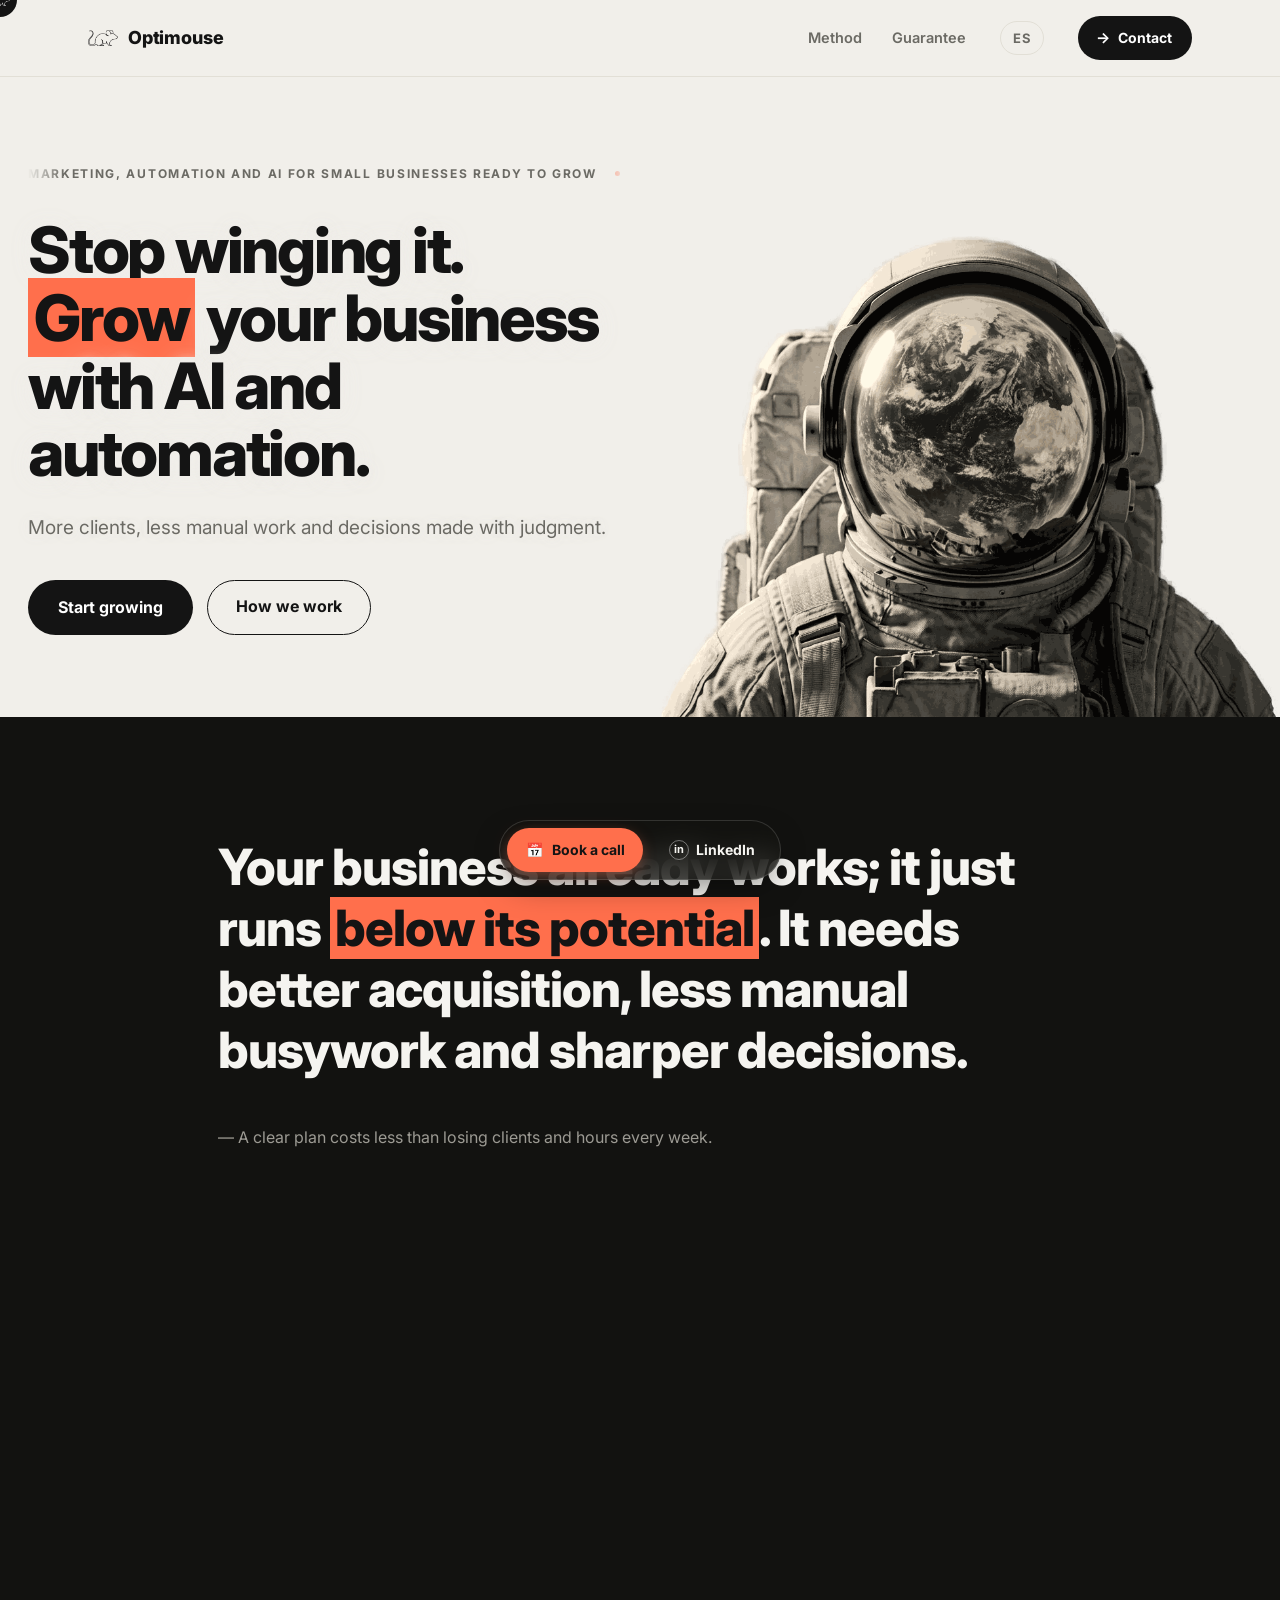
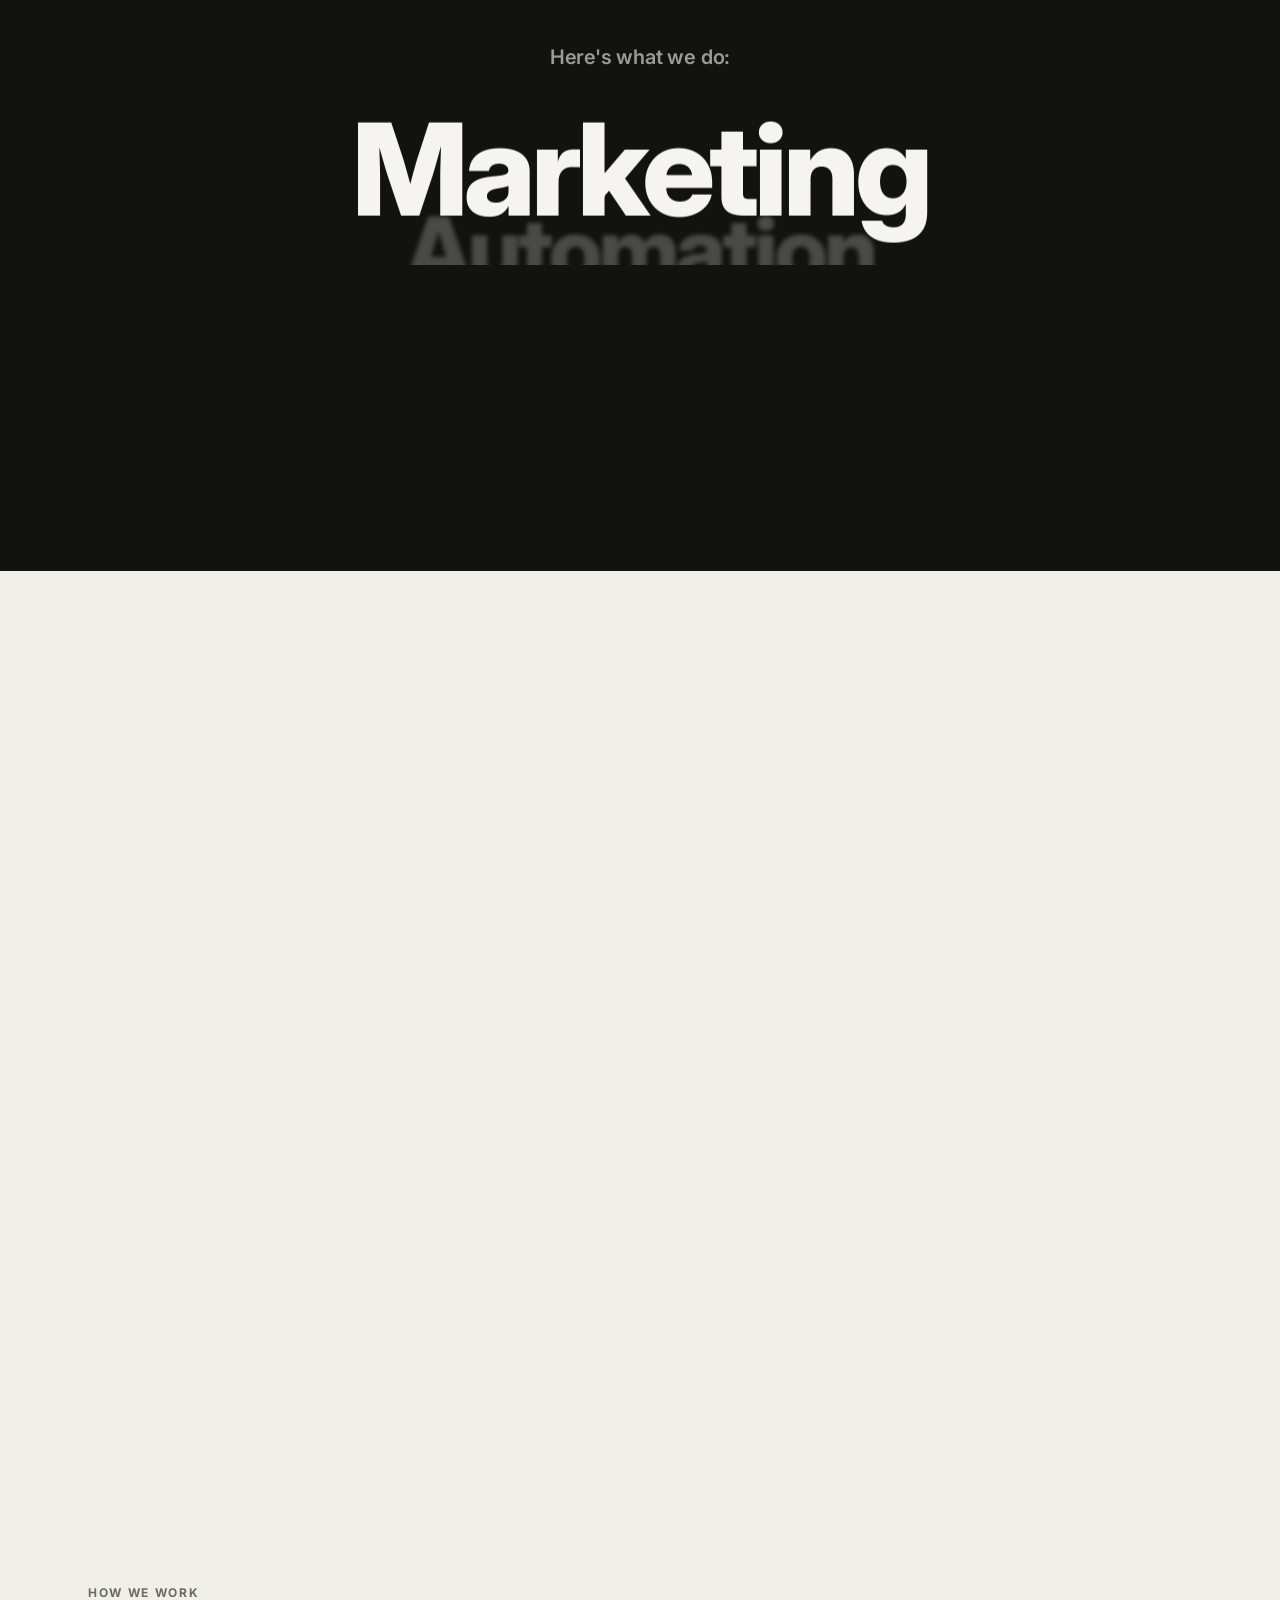
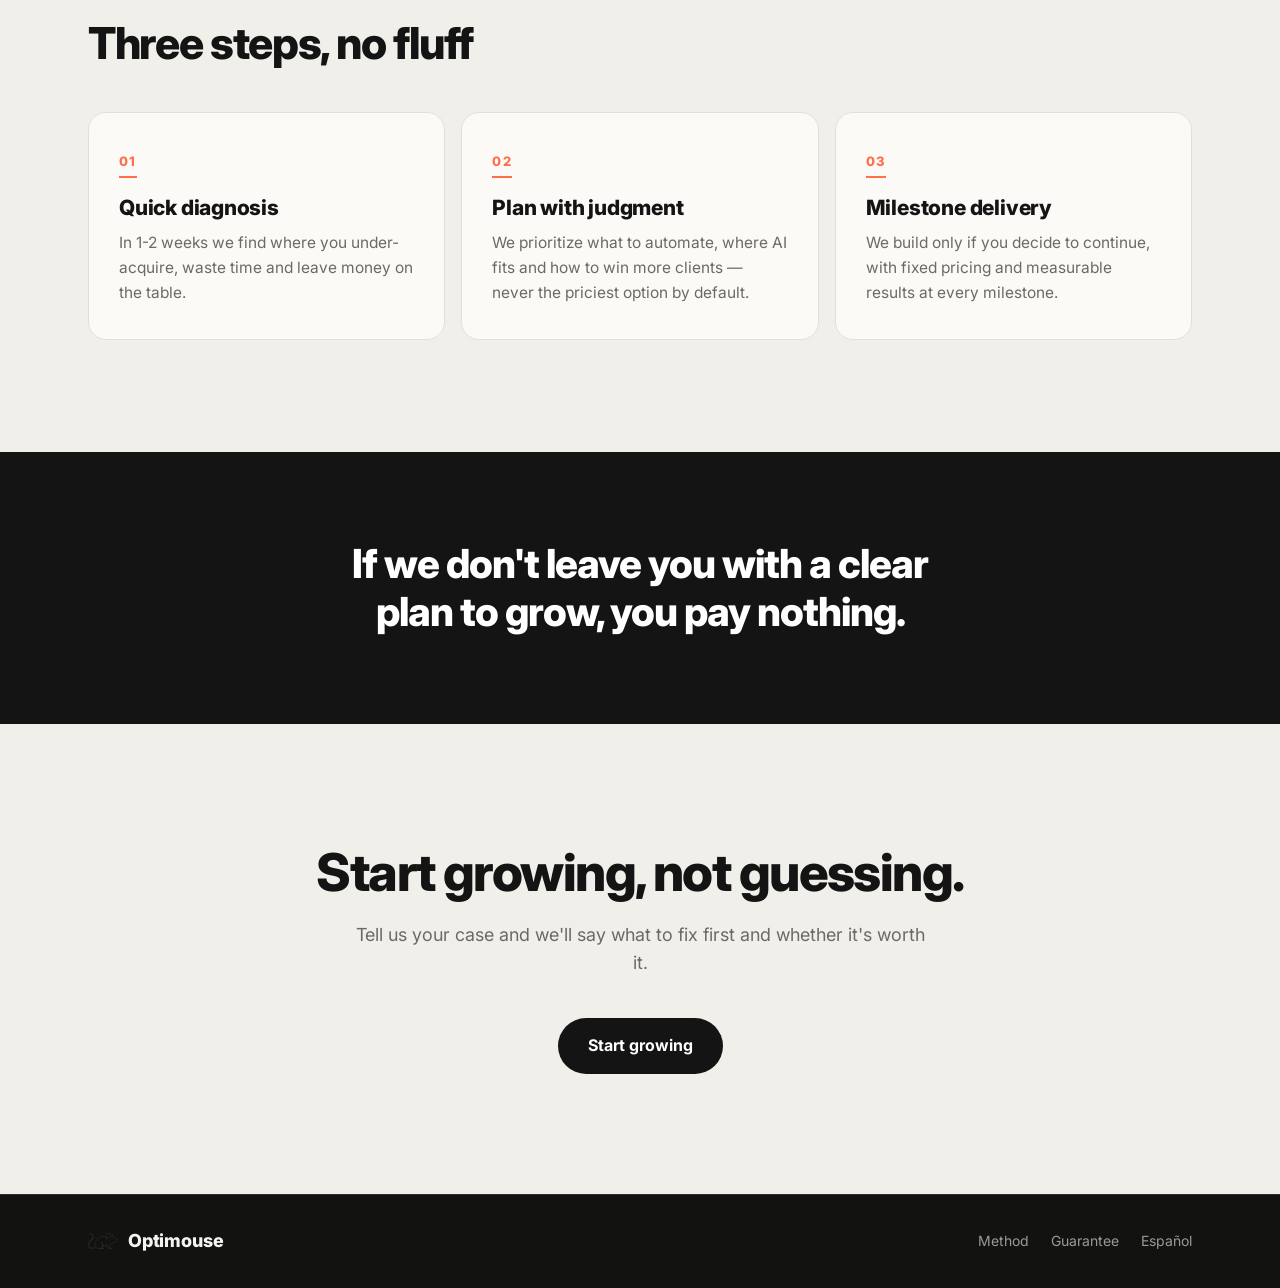
<file: index.html>
<!DOCTYPE html>
<html lang="es">
<head>
<meta charset="UTF-8">
<meta name="viewport" content="width=device-width, initial-scale=1">
<meta name="color-scheme" content="light dark">
<script>
/* Idioma por defecto: si el navegador no está en español (y el usuario no ha
   elegido idioma manualmente antes), cargar la versión en inglés. */
(function(){try{
  if(localStorage.getItem('optLang'))return;
  var ls=navigator.languages||[navigator.language||navigator.userLanguage||''];
  var isES=ls.some(function(l){return (l||'').toLowerCase().slice(0,2)==='es';});
  if(!isES)location.replace('en/');
}catch(e){}})();
</script>
<title>Optimouse — más clientes, menos trabajo manual</title>
<meta name="description" content="Agencia de marketing, automatización e IA para pymes. Captamos clientes, quitamos trabajo manual y optimizamos lo que ya tiene. Con criterio y datos, no humo.">
<link rel="preconnect" href="https://fonts.googleapis.com">
<link rel="preconnect" href="https://fonts.gstatic.com" crossorigin>
<link href="https://fonts.googleapis.com/css2?family=Inter:wght@400;600;800&display=swap" rel="stylesheet">
<link rel="stylesheet" href="styles.css">
<script src="script.js" defer></script>
</head>
<body>
<header class="site-header">
  <div class="container header-inner">
    <a class="brand" href="index.html"><img src="assets/mouse-logo.png" alt=""><span>Optimouse</span></a>
    <nav class="nav">
      <div class="nav-links">
        <a href="#metodo">Método</a>
        <a href="#garantia">Garantía</a>
      </div>
      <a class="lang-switch" href="en/index.html">EN</a>
      <a class="nav-cta" href="#contacto"><span class="arrow">→</span>Hablemos</a>
    </nav>
  </div>
</header>

<section class="hero">
  <div class="hero-grid">
    <div class="hero-copy-wrap">
      <div class="container">
        <div class="hero-copy">
          <div class="ticker" role="text" aria-label="Marketing, automatización e IA para pymes que quieren crecer">
            <div class="ticker-track" aria-hidden="true">
              <span class="tk">Marketing, automatización e IA para pymes que quieren crecer</span><span class="tk-dot"></span>
              <span class="tk">Marketing, automatización e IA para pymes que quieren crecer</span><span class="tk-dot"></span>
              <span class="tk">Marketing, automatización e IA para pymes que quieren crecer</span><span class="tk-dot"></span>
              <span class="tk">Marketing, automatización e IA para pymes que quieren crecer</span><span class="tk-dot"></span>
              <span class="tk">Marketing, automatización e IA para pymes que quieren crecer</span><span class="tk-dot"></span>
              <span class="tk">Marketing, automatización e IA para pymes que quieren crecer</span><span class="tk-dot"></span>
            </div>
          </div>
          <h1>Deje de improvisar.<br>Haga <span class="highlight">crecer</span> su negocio con IA y automatización.</h1>
          <p class="sub">Más clientes, menos tareas manuales y decisiones con criterio.</p>
          <div class="hero-ctas">
            <a class="btn" href="#contacto">Empezar a crecer</a>
            <a class="btn-outline" href="#metodo">Cómo trabajamos</a>
          </div>
        </div>
      </div>
    </div>
    <div class="hero-photo-bleed">
      <img class="hero-photo" src="assets/astronaut-cut.png" alt="">
    </div>
  </div>
</section>

<section class="quote">
  <div class="container quote-inner">
    <p class="big">Su negocio ya funciona; solo rinde <span class="highlight">por debajo de lo que puede</span>. Le falta captar mejor, automatizar lo repetitivo y decidir con criterio.</p>
    <p class="micro">Un plan claro cuesta menos que seguir perdiendo clientes y horas.</p>
  </div>
</section>

<section class="word-full-scroll">
  <div class="word-full" role="text" aria-label="Esto es lo que hacemos: Marketing, Automatización, IA aplicada, Leads, Optimización.">
    <p class="word-full-label">Esto es lo que hacemos:</p>
    <div class="word-full-display" aria-hidden="true">
      <div class="wf-track">
        <span class="wf-item">Marketing</span>
        <span class="wf-item">Automatización</span>
        <span class="wf-item">IA aplicada</span>
        <span class="wf-item">Leads</span>
        <span class="wf-item">Optimización</span>
      </div>
    </div>
  </div>
</section>

<section class="section" id="metodo">
  <div class="container">
    <p class="kicker">Cómo trabajamos</p>
    <h2>Tres pasos, sin humo</h2>
    <div class="how-grid">
      <div class="how reveal"><div class="how-n">01</div><h3>Diagnóstico corto</h3><p>En 1-2 semanas vemos dónde capta poco, pierde tiempo y deja dinero sobre la mesa.</p></div>
      <div class="how reveal"><div class="how-n">02</div><h3>Plan con criterio</h3><p>Priorizamos qué automatizar, dónde aplicar IA y cómo traer más clientes; nunca lo más caro por defecto.</p></div>
      <div class="how reveal"><div class="how-n">03</div><h3>Ejecución por hitos</h3><p>Implementamos solo si decide seguir, con precio cerrado y resultados medibles en cada hito.</p></div>
    </div>
  </div>
</section>

<section class="guarantee" id="garantia">
  <div class="container guarantee-inner">
    <h2>Si no salimos con un plan claro para crecer, no paga nada.</h2>
  </div>
</section>

<section class="contact" id="contacto">
  <div class="container">
    <h2>Empiece a crecer, no a improvisar.</h2>
    <p class="sub">Cuéntenos su caso y le decimos qué mejorar primero y si merece la pena.</p>
    <a class="btn" href="mailto:optimouse@proton.me">Empezar a crecer</a>
  </div>
</section>

<footer class="site-footer">
  <div class="container footer-inner">
    <a class="brand" href="index.html"><img src="assets/mouse-logo.png" alt=""><span>Optimouse</span></a>
    <div class="footer-links">
      <a href="#metodo">Método</a>
      <a href="#garantia">Garantía</a>
      <a href="en/index.html">English</a>
    </div>
  </div>
</footer>

<div class="float-bar float-hidden" id="float-bar">
  <a class="float-btn float-btn-primary" href="https://calendar.app.google/JsAp8YLcphyeCLzh8" target="_blank" rel="noopener"><span class="cta-ico">📅</span>Reservar llamada</a>
  <a class="float-btn float-btn-secondary" href="https://www.linkedin.com/company/optimouse/" target="_blank" rel="noopener"><span class="cta-ico">in</span>LinkedIn</a>
</div>
</body>
</html>
</file>
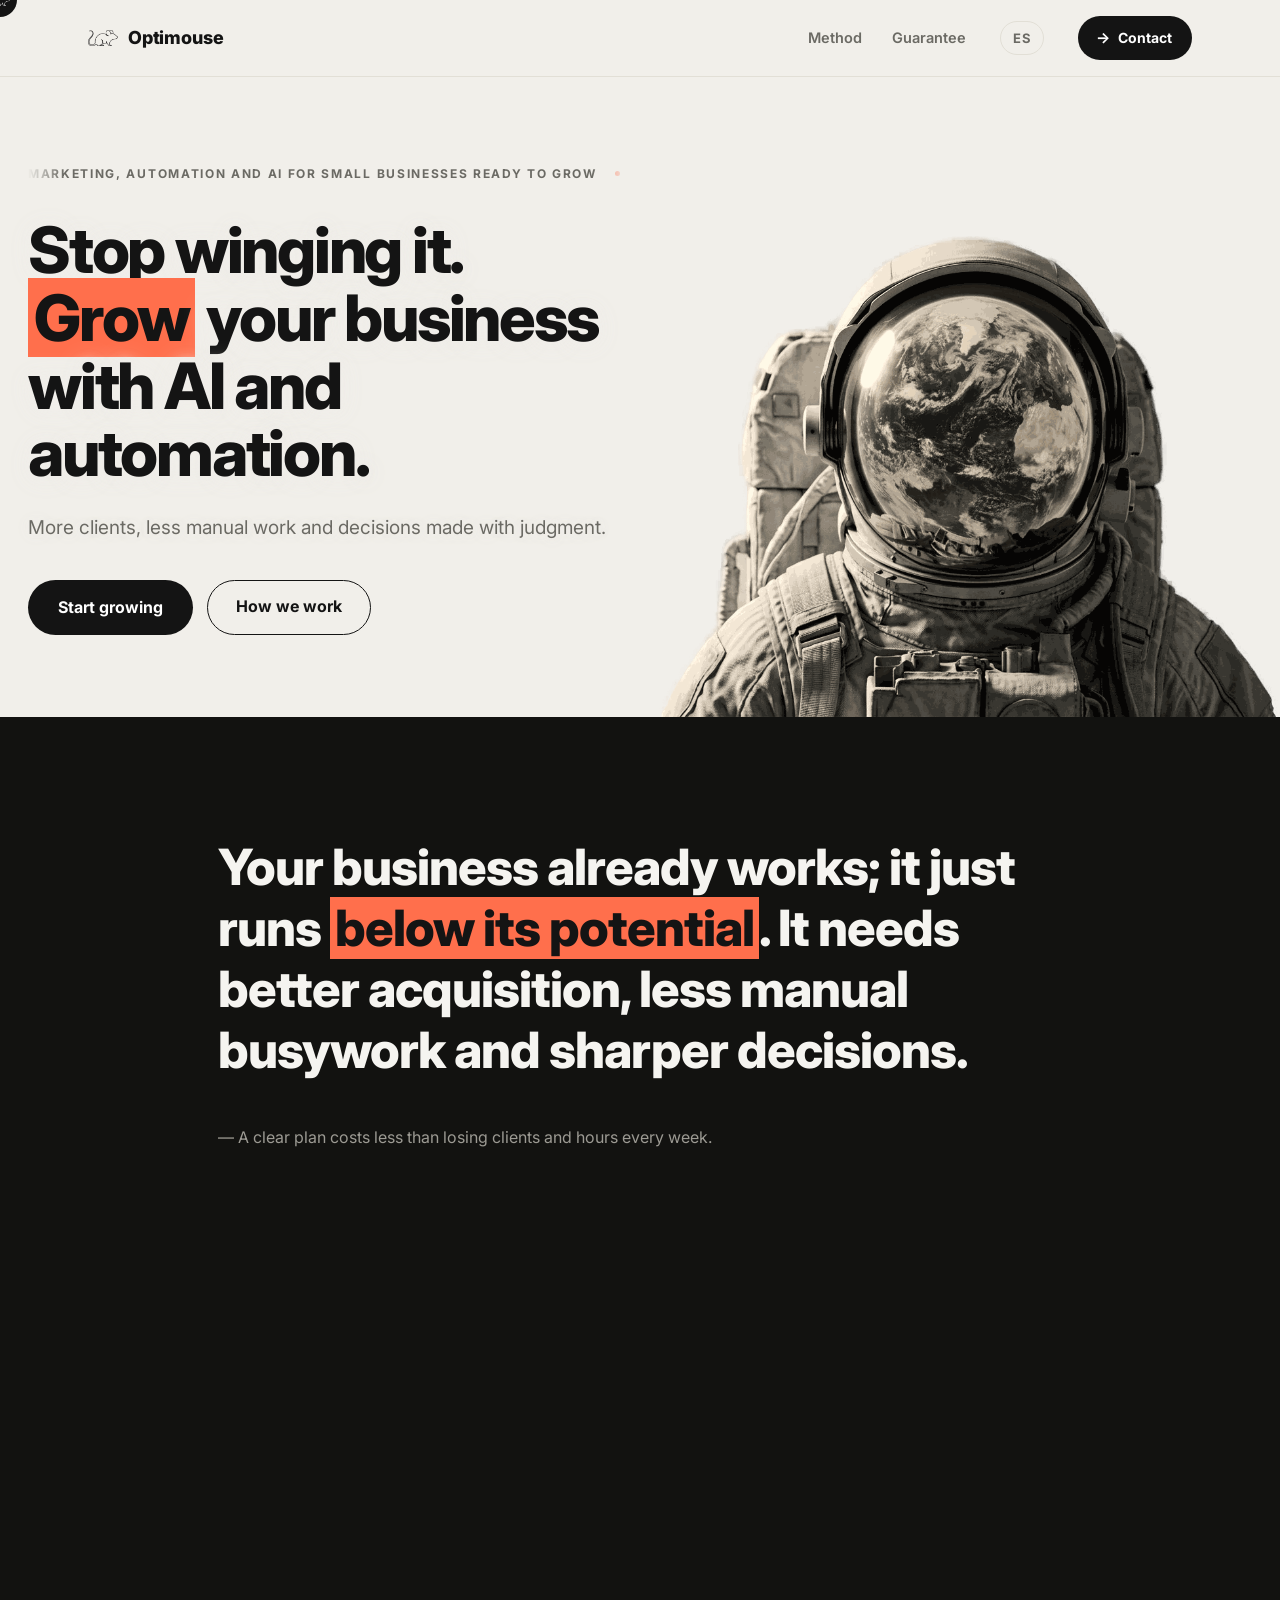
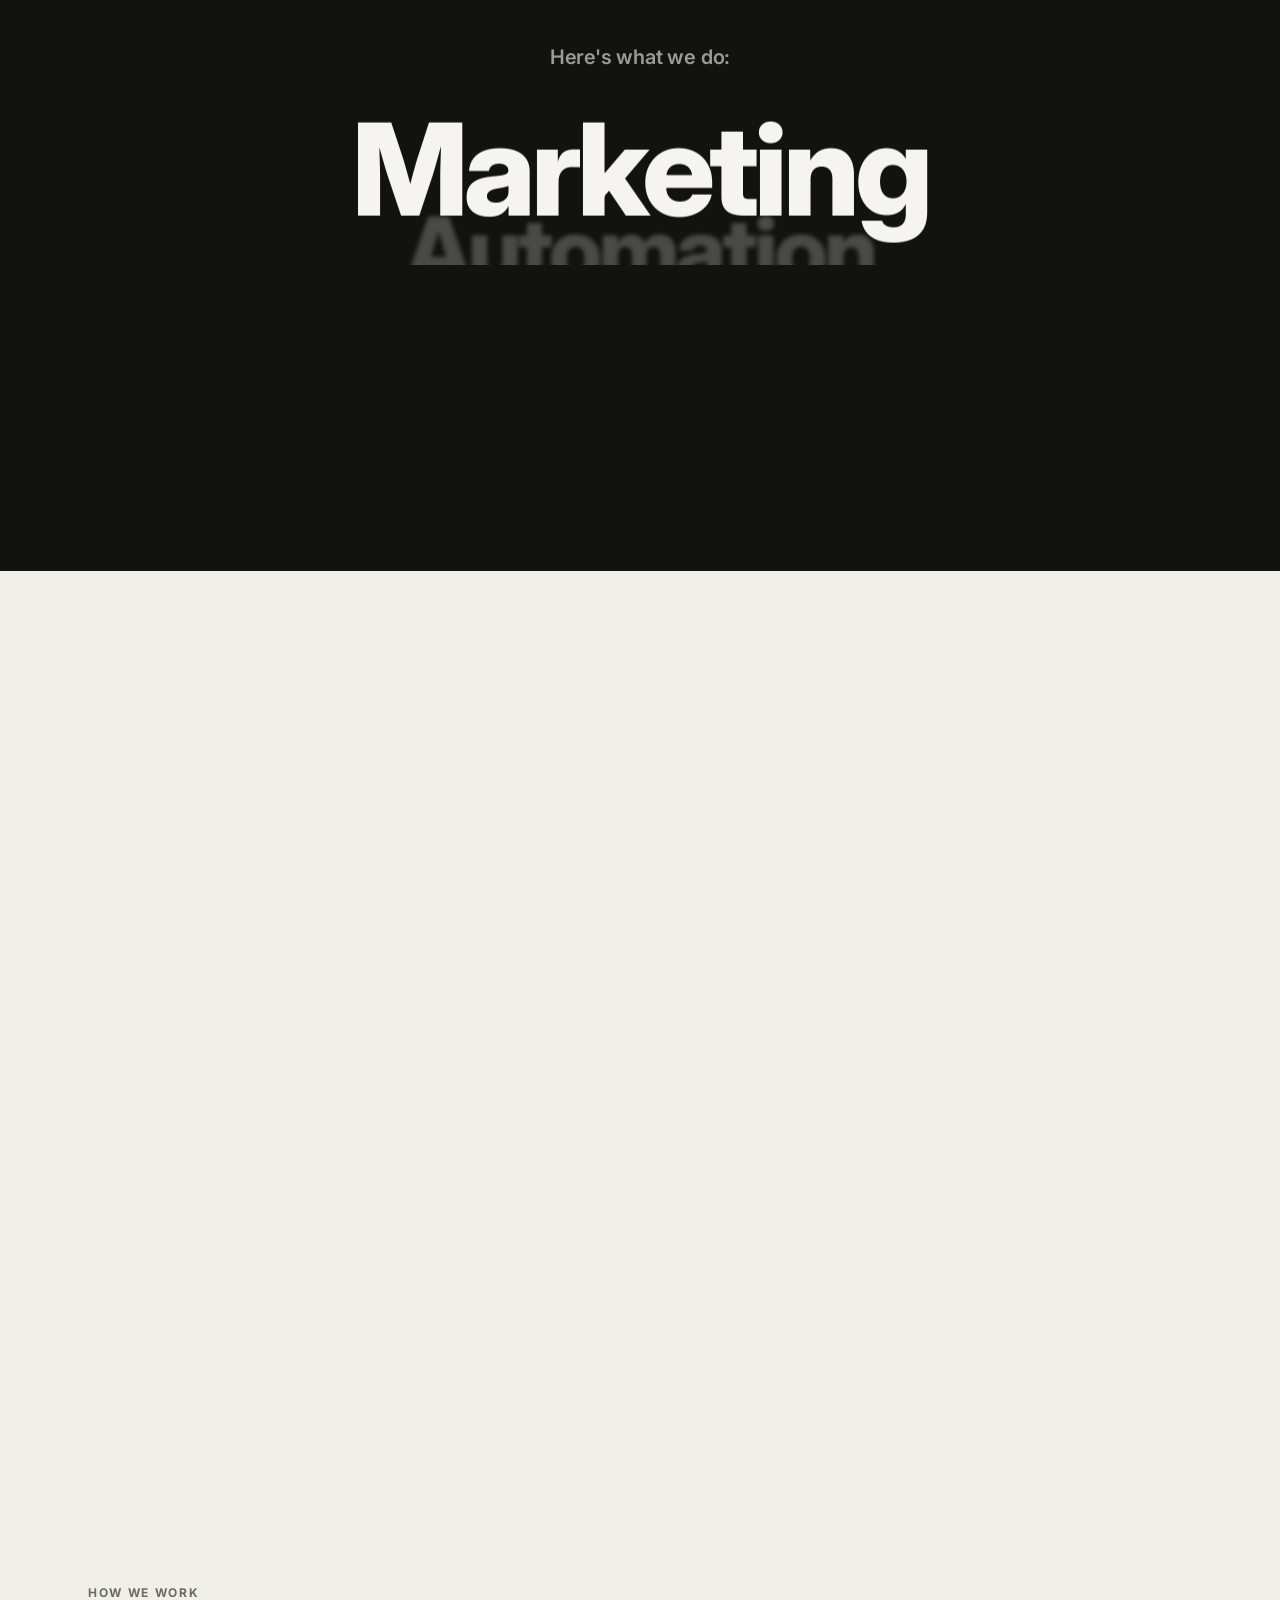
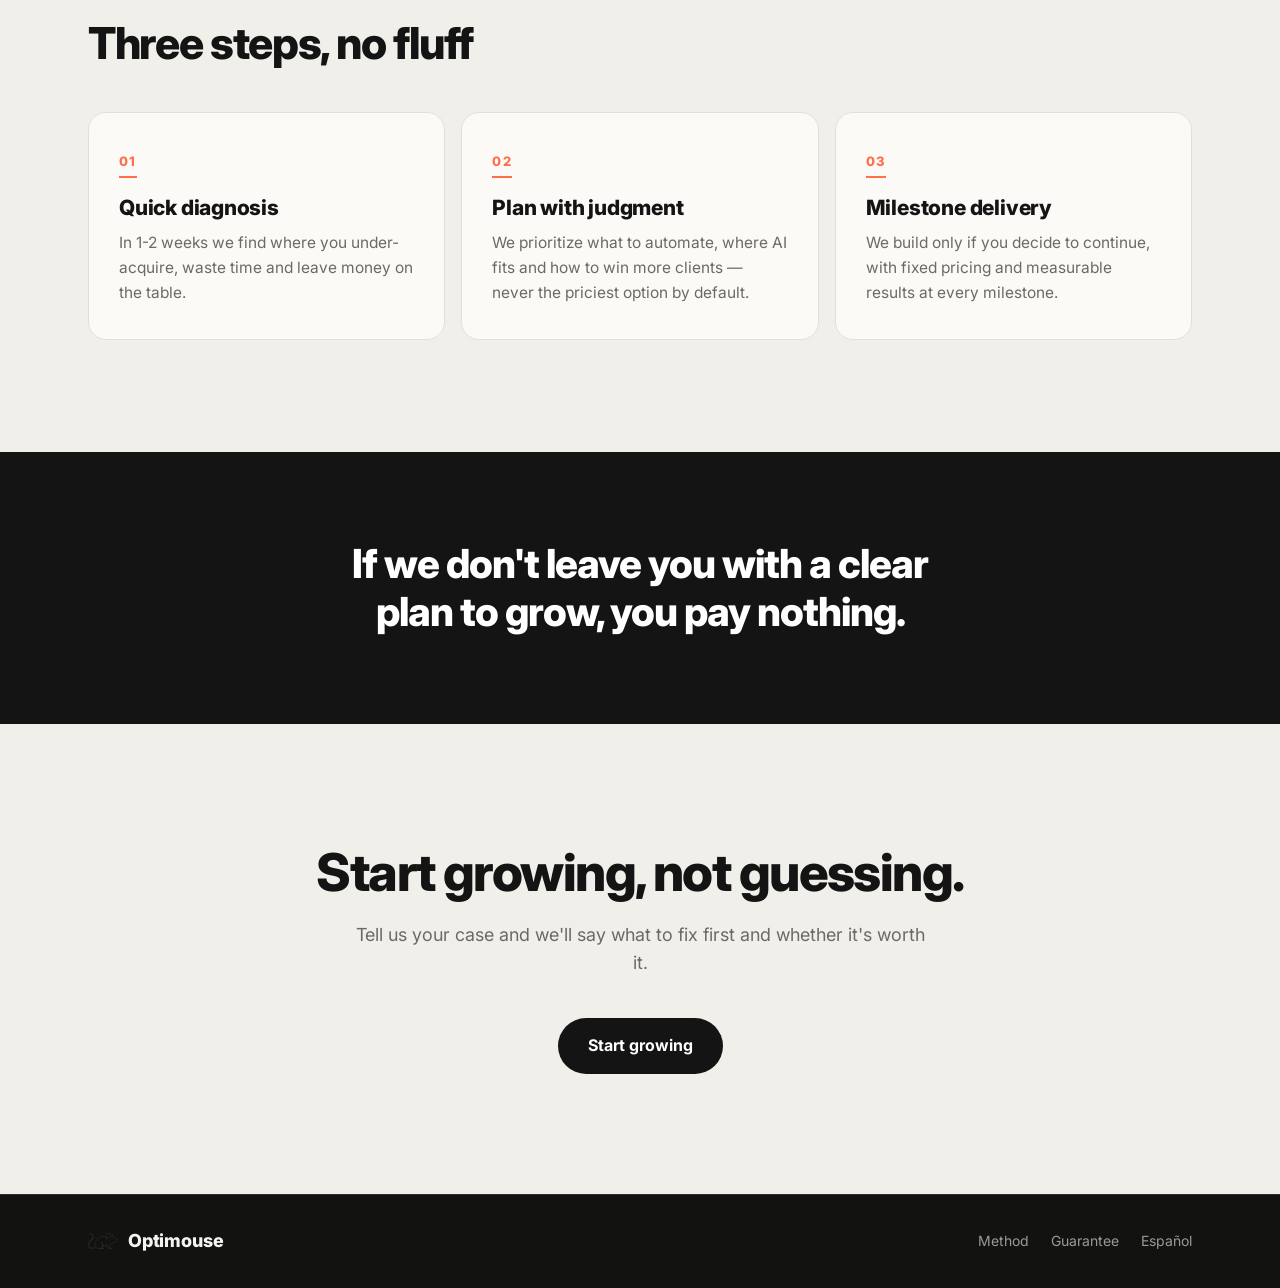
<file: en/index.html>
<!DOCTYPE html>
<html lang="en">
<head>
<meta charset="UTF-8">
<meta name="viewport" content="width=device-width, initial-scale=1">
<meta name="color-scheme" content="light dark">
<title>Optimouse — more clients, less manual work</title>
<meta name="description" content="Marketing, automation and AI agency for small businesses. We bring in clients, cut manual work and optimize what you already have. With judgment and data, no fluff.">
<link rel="preconnect" href="https://fonts.googleapis.com">
<link rel="preconnect" href="https://fonts.gstatic.com" crossorigin>
<link href="https://fonts.googleapis.com/css2?family=Inter:wght@400;600;800&display=swap" rel="stylesheet">
<link rel="stylesheet" href="../styles.css">
<script src="../script.js" defer></script>
</head>
<body>
<header class="site-header">
  <div class="container header-inner">
    <a class="brand" href="index.html"><img src="../assets/mouse-logo.png" alt=""><span>Optimouse</span></a>
    <nav class="nav">
      <div class="nav-links">
        <a href="#method">Method</a>
        <a href="#guarantee">Guarantee</a>
      </div>
      <a class="lang-switch" href="../index.html">ES</a>
      <a class="nav-cta" href="#contact"><span class="arrow">→</span>Contact</a>
    </nav>
  </div>
</header>

<section class="hero">
  <div class="hero-grid">
    <div class="hero-copy-wrap">
      <div class="container">
        <div class="hero-copy">
          <div class="ticker" role="text" aria-label="Marketing, automation and AI for small businesses ready to grow">
            <div class="ticker-track" aria-hidden="true">
              <span class="tk">Marketing, automation and AI for small businesses ready to grow</span><span class="tk-dot"></span>
              <span class="tk">Marketing, automation and AI for small businesses ready to grow</span><span class="tk-dot"></span>
              <span class="tk">Marketing, automation and AI for small businesses ready to grow</span><span class="tk-dot"></span>
              <span class="tk">Marketing, automation and AI for small businesses ready to grow</span><span class="tk-dot"></span>
              <span class="tk">Marketing, automation and AI for small businesses ready to grow</span><span class="tk-dot"></span>
              <span class="tk">Marketing, automation and AI for small businesses ready to grow</span><span class="tk-dot"></span>
            </div>
          </div>
          <h1>Stop winging it.<br><span class="highlight">Grow</span> your business with AI and automation.</h1>
          <p class="sub">More clients, less manual work and decisions made with judgment.</p>
          <div class="hero-ctas">
            <a class="btn" href="#contact">Start growing</a>
            <a class="btn-outline" href="#method">How we work</a>
          </div>
        </div>
      </div>
    </div>
    <div class="hero-photo-bleed">
      <img class="hero-photo" src="../assets/astronaut-cut.png" alt="">
    </div>
  </div>
</section>

<section class="quote">
  <div class="container quote-inner">
    <p class="big">Your business already works; it just runs <span class="highlight">below its potential</span>. It needs better acquisition, less manual busywork and sharper decisions.</p>
    <p class="micro">A clear plan costs less than losing clients and hours every week.</p>
  </div>
</section>

<section class="word-full-scroll">
  <div class="word-full" role="text" aria-label="Here's what we do: Marketing, Automation, Applied AI, Leads, Optimization.">
    <p class="word-full-label">Here's what we do:</p>
    <div class="word-full-display" aria-hidden="true">
      <div class="wf-track">
        <span class="wf-item">Marketing</span>
        <span class="wf-item">Automation</span>
        <span class="wf-item">Applied AI</span>
        <span class="wf-item">Leads</span>
        <span class="wf-item">Optimization</span>
      </div>
    </div>
  </div>
</section>

<section class="section" id="method">
  <div class="container">
    <p class="kicker">How we work</p>
    <h2>Three steps, no fluff</h2>
    <div class="how-grid">
      <div class="how reveal"><div class="how-n">01</div><h3>Quick diagnosis</h3><p>In 1-2 weeks we find where you under-acquire, waste time and leave money on the table.</p></div>
      <div class="how reveal"><div class="how-n">02</div><h3>Plan with judgment</h3><p>We prioritize what to automate, where AI fits and how to win more clients — never the priciest option by default.</p></div>
      <div class="how reveal"><div class="how-n">03</div><h3>Milestone delivery</h3><p>We build only if you decide to continue, with fixed pricing and measurable results at every milestone.</p></div>
    </div>
  </div>
</section>

<section class="guarantee" id="guarantee">
  <div class="container guarantee-inner">
    <h2>If we don't leave you with a clear plan to grow, you pay nothing.</h2>
  </div>
</section>

<section class="contact" id="contact">
  <div class="container">
    <h2>Start growing, not guessing.</h2>
    <p class="sub">Tell us your case and we'll say what to fix first and whether it's worth it.</p>
    <a class="btn" href="mailto:optimouse@proton.me">Start growing</a>
  </div>
</section>

<footer class="site-footer">
  <div class="container footer-inner">
    <a class="brand" href="index.html"><img src="../assets/mouse-logo.png" alt=""><span>Optimouse</span></a>
    <div class="footer-links">
      <a href="#method">Method</a>
      <a href="#guarantee">Guarantee</a>
      <a href="../index.html">Español</a>
    </div>
  </div>
</footer>

<div class="float-bar float-hidden" id="float-bar">
  <a class="float-btn float-btn-primary" href="https://calendar.app.google/JsAp8YLcphyeCLzh8" target="_blank" rel="noopener"><span class="cta-ico">📅</span>Book a call</a>
  <a class="float-btn float-btn-secondary" href="https://www.linkedin.com/company/optimouse/" target="_blank" rel="noopener"><span class="cta-ico">in</span>LinkedIn</a>
</div>
</body>
</html>
</file>
<file: styles.css>
/* Optimouse — diagnóstico y automatización de datos para pymes
   Paleta inspirada en b-ta.ai: gris cálido plano, negro casi puro, un único acento coral.
   Sin degradados. Tipografía enorme. Marcador de color en frases clave (no subrayado real,
   efecto "highlighter"). */
:root{
  --paper:#F1EFEA;
  --white:#FFFFFF;
  --ink:#141414;
  --text-mid:#6B6A64;
  --coral:#FF6F4C;
  --coral-ink:#141414;
  --dark:#121210;
  --on-dark:#F5F4F0;
  --on-dark-mid:#9C9A93;
  --line:#E2DFD6;
  --line-dark:rgba(245,244,240,.12);
  --coral-hover:#E85B3A;
  --card:#FBFAF7;
  --dark-card:#1E1C18;
  --dark-2:#0E0D0B;
  --halo:rgba(241,239,234,.92);
}
*{margin:0;padding:0;box-sizing:border-box}
html{-webkit-text-size-adjust:100%;scroll-behavior:smooth;color-scheme:light dark}
body{font-family:"Inter",system-ui,-apple-system,sans-serif;background:var(--paper);color:var(--ink);line-height:1.6;font-size:17px}
a{color:inherit;text-decoration:none}
img{max-width:100%;display:block}
.container{max-width:1160px;margin:0 auto;padding:0 28px}
.highlight{background:var(--coral);color:var(--coral-ink);padding:.02em .1em;box-decoration-break:clone;-webkit-box-decoration-break:clone;text-shadow:none}

/* ---------- Header ---------- */
.site-header{position:sticky;top:0;z-index:50;background:var(--paper);border-bottom:1px solid var(--line)}
.header-inner{display:flex;align-items:center;justify-content:space-between;height:76px}
.brand{display:flex;align-items:center;gap:10px;font-weight:800;font-size:18px;letter-spacing:-.01em}
.brand img{width:30px;height:auto}
.nav{display:flex;align-items:center;gap:34px}
.nav-links{display:flex;gap:30px}
.nav-links a{font-weight:600;font-size:14.5px;color:var(--text-mid)}
.nav-links a:hover{color:var(--ink)}
.lang-switch{font-weight:700;font-size:13px;letter-spacing:.03em;color:var(--text-mid);border:1.5px solid var(--line);border-radius:999px;padding:6px 12px}
.lang-switch:hover{border-color:var(--ink);color:var(--ink)}
.nav-cta{display:flex;align-items:center;gap:8px;background:var(--ink);color:var(--white);font-weight:700;font-size:14px;padding:10px 20px 10px 18px;border-radius:999px;transition:background .2s}
.nav-cta:hover{background:var(--coral);color:var(--coral-ink)}
.nav-cta .arrow{font-size:15px}

/* ---------- Botones ---------- */
.btn{display:inline-block;background:var(--ink);color:#fff;font-weight:700;font-size:16px;padding:15px 30px;border-radius:999px;transition:background .2s,transform .2s cubic-bezier(.16,1,.3,1)}
.btn:hover{background:var(--coral);color:var(--coral-ink)}
.btn-outline{display:inline-block;font-weight:700;font-size:16px;padding:13.5px 28px;border-radius:999px;border:1.5px solid var(--ink);color:var(--ink);transition:background .2s,color .2s}
.btn-outline:hover{background:var(--ink);color:#fff}

/* ---------- Hero ---------- */
.hero{overflow:hidden}
.hero-grid{display:grid;grid-template-columns:minmax(0,1.05fr) minmax(360px,1fr);align-items:stretch;min-height:640px}
.hero-copy-wrap{display:flex;align-items:center;padding:64px 0}
.hero-copy-wrap>.container{min-width:0}
.hero-copy{max-width:600px}
.eyebrow{display:inline-block;font-size:12px;font-weight:700;letter-spacing:.14em;text-transform:uppercase;color:var(--text-mid);border:1.5px solid var(--line);border-radius:999px;padding:7px 16px;margin-bottom:30px}
/* Ticker horizontal (eyebrow en movimiento, estilo b-ta) */
.ticker{overflow:hidden;margin-bottom:30px;
  -webkit-mask-image:linear-gradient(90deg,transparent,#000 6%,#000 94%,transparent);
  mask-image:linear-gradient(90deg,transparent,#000 6%,#000 94%,transparent)}
.ticker-track{display:inline-flex;align-items:center;white-space:nowrap;animation:ticker 26s linear infinite;will-change:transform}
.ticker-track .tk{font-size:12px;font-weight:700;letter-spacing:.14em;text-transform:uppercase;color:var(--text-mid)}
.ticker-track .tk-dot{width:5px;height:5px;border-radius:50%;background:var(--coral);margin:0 18px;flex:none}
@keyframes ticker{from{transform:translateX(0)}to{transform:translateX(-50%)}}
@media (prefers-reduced-motion:reduce){.ticker-track{animation:none}}
.hero h1{font-weight:800;font-size:64px;line-height:1.06;letter-spacing:-.035em;margin-bottom:26px;
  text-shadow:0 2px 24px var(--halo),0 0 12px var(--halo),0 0 5px var(--halo)}
.hero .sub{font-size:19px;color:var(--text-mid);max-width:50ch;margin-bottom:36px;
  text-shadow:0 1px 16px var(--halo),0 0 7px var(--halo)}
.hero-ctas{display:flex;gap:14px;flex-wrap:wrap}
.hero-photo-bleed{position:relative;overflow:hidden;background:var(--paper)}
.hero-photo{width:100%;height:100%;object-fit:contain;object-position:bottom right;position:absolute;inset:0}

/* ---------- Cursor personalizado: logotipo circular del ratón ---------- */
.cursor-logo{position:fixed;top:0;left:0;pointer-events:none;z-index:9997;width:34px;height:34px;border-radius:50%;
  transform:translate(-50%,-50%);background:var(--ink);
  transition:transform .3s cubic-bezier(.34,1.56,.64,1),background .2s,width .25s,height .25s}
.cursor-logo::after{content:"";position:absolute;inset:7px;background-color:#fff;
  -webkit-mask:url("assets/mouse-logo.png") center/contain no-repeat;mask:url("assets/mouse-logo.png") center/contain no-repeat;
  transition:background-color .2s}
.cursor-logo.on-dark{background:var(--coral)}
.cursor-logo.on-dark::after{background-color:var(--ink)}
.cursor-logo.hovering{transform:translate(-50%,-50%) scale(1.7) rotate(-10deg)}
body.has-custom-cursor,body.has-custom-cursor a,body.has-custom-cursor button{cursor:none}

/* ---------- Sección oscura: frase-cita ---------- */
.quote{background:var(--dark);color:var(--on-dark)}
.quote-inner{padding-top:120px;padding-bottom:120px;max-width:900px}
.quote p.big{font-weight:800;font-size:clamp(30px,4.4vw,50px);line-height:1.22;letter-spacing:-.02em;margin-bottom:44px}
.quote .micro{font-size:16px;color:var(--on-dark-mid);max-width:56ch}
.quote .micro::before{content:"— "}

/* ---------- Carrusel de palabras a pantalla completa (scrubbing con el scroll) ---------- */
.word-full-scroll{height:200vh;position:relative}
.word-full{position:sticky;top:0;height:100vh;height:100dvh;background:var(--dark);color:var(--on-dark);display:flex;flex-direction:column;
  align-items:center;justify-content:center;text-align:center;overflow:hidden;padding:88px 24px 24px}
.word-full-label{font-size:clamp(15px,2vw,20px);font-weight:600;color:var(--on-dark-mid);letter-spacing:-.01em;margin-bottom:2px}
.word-full-display{position:relative;width:100%;height:min(24vh,190px);overflow:hidden}
.wf-track{position:relative;width:100%;height:100%}
.wf-item{position:absolute;left:0;right:0;top:50%;text-align:center;white-space:nowrap;font-weight:800;letter-spacing:-.04em;
  font-size:clamp(42px,11vw,130px);color:var(--on-dark);will-change:transform,opacity,filter}
.word-full.wf-static .wf-item{transform:translateY(-50%) !important;opacity:1 !important;filter:none !important}
.word-full.wf-static .wf-item:not(:first-child){display:none}

/* ---------- Secciones ---------- */
.section{padding:112px 0}
.section.alt{background:var(--white);border-top:1px solid var(--line);border-bottom:1px solid var(--line)}
.kicker{font-size:12px;font-weight:700;letter-spacing:.14em;text-transform:uppercase;color:var(--text-mid);margin-bottom:16px}
.section h2{font-weight:800;font-size:44px;letter-spacing:-.03em;line-height:1.14;margin-bottom:16px;max-width:20ch}

/* ---------- Método ---------- */
.how-grid{display:grid;grid-template-columns:repeat(3,1fr);gap:16px;margin-top:44px}
.how{background:var(--card);padding:34px 30px;border:1px solid var(--line);border-radius:18px;
  transition:transform .35s cubic-bezier(.16,1,.3,1),box-shadow .35s cubic-bezier(.16,1,.3,1),border-color .35s}
.how:hover{transform:translateY(-4px);box-shadow:0 18px 40px -22px rgba(20,18,16,.35);border-color:#D6D2C7}
.how-n{display:inline-block;font-weight:800;font-size:13px;letter-spacing:.1em;color:var(--coral);margin-bottom:16px;
  border-bottom:2px solid var(--coral);padding-bottom:4px}
.how h3{font-weight:800;font-size:21px;letter-spacing:-.01em;margin-bottom:10px;line-height:1.3}
.how p{font-size:15.5px;color:var(--text-mid)}

/* ---------- Garantía ---------- */
.guarantee{background:var(--ink);color:var(--white)}
.guarantee-inner{padding-top:88px;padding-bottom:88px;text-align:center}
.guarantee h2{font-weight:800;font-size:clamp(28px,3.6vw,40px);letter-spacing:-.025em;line-height:1.2;max-width:22ch;margin:0 auto}

/* ---------- Contacto ---------- */
.contact{padding:120px 0;text-align:center}
.contact h2{font-weight:800;font-size:clamp(34px,4.6vw,52px);letter-spacing:-.03em;line-height:1.12;margin-bottom:18px}
.contact .sub{font-size:18px;color:var(--text-mid);margin-bottom:40px;max-width:52ch;margin-left:auto;margin-right:auto}

/* ---------- Footer ---------- */
.site-footer{background:var(--dark);color:var(--on-dark-mid);border-top:1px solid var(--line-dark)}
.footer-inner{display:flex;align-items:center;justify-content:space-between;gap:20px;padding-top:32px;padding-bottom:32px;font-size:14px;flex-wrap:wrap}
.footer-inner .brand{color:var(--on-dark)}
.footer-links{display:flex;gap:22px}
.footer-links a:hover{color:var(--on-dark)}

/* ---------- Barra flotante (siempre visible: llamada + LinkedIn) ---------- */
.float-bar{position:fixed;left:50%;bottom:20px;transform:translateX(-50%);z-index:60;display:flex;gap:8px;
  background:rgba(18,18,16,.72);backdrop-filter:blur(16px) saturate(160%);-webkit-backdrop-filter:blur(16px) saturate(160%);
  border:1px solid rgba(255,255,255,.14);padding:7px;border-radius:999px;box-shadow:0 12px 32px -10px rgba(0,0,0,.5);
  transition:opacity .3s ease,transform .3s ease}
.float-bar.float-hidden{opacity:0;transform:translateX(-50%) translateY(16px);pointer-events:none}
.float-btn{display:flex;align-items:center;gap:7px;padding:11px 18px;border-radius:999px;font-weight:700;font-size:14px;white-space:nowrap;transition:background .2s,color .2s,transform .2s}
.float-btn-primary{background:var(--coral);color:var(--coral-ink);box-shadow:0 4px 16px -4px rgba(255,111,76,.55)}
.float-btn-primary:hover{background:var(--coral-hover);color:var(--coral-ink);transform:translateY(-1px)}
.float-btn-secondary{color:var(--on-dark)}
.float-btn-secondary:hover{background:rgba(255,255,255,.12);color:#fff}
.float-btn .cta-ico{font-size:14px;width:20px;height:20px;border-radius:50%;display:flex;align-items:center;justify-content:center}
.float-btn-secondary .cta-ico{border:1.5px solid rgba(255,255,255,.4);font-size:11px}

/* ---------- Reveal / transición de sección ---------- */
.reveal{opacity:0;transform:translateY(22px) scale(.985);filter:blur(4px);transition:opacity .7s cubic-bezier(.16,1,.3,1),transform .7s cubic-bezier(.16,1,.3,1),filter .7s cubic-bezier(.16,1,.3,1)}
.reveal.in{opacity:1;transform:none;filter:blur(0)}
.sec-fade{opacity:0;transform:translateY(34px) scale(.978);transition:opacity 1s cubic-bezier(.16,1,.3,1),transform 1s cubic-bezier(.16,1,.3,1)}
.sec-fade.sec-in{opacity:1;transform:none}

@media (prefers-reduced-motion:reduce){
  .reveal{opacity:1;transform:none;filter:none;transition:none}
  .sec-fade{opacity:1;transform:none;transition:none}
  .btn,.btn-outline{transition:none}
}

/* ---------- Responsive ---------- */
@media (max-width:900px){
  .hero-grid{grid-template-columns:1fr 42%;min-height:460px}
  .hero-copy-wrap{padding:48px 0}
  .hero h1{font-size:42px}
  .how-grid{grid-template-columns:1fr 1fr}
  .nav-links{display:none}
}
@media (max-width:680px){
  .hero{position:relative}
  .hero-grid{display:block;min-height:0}
  .hero-copy-wrap{display:block;padding:30px 0 34px;position:relative;z-index:2}
  .hero-copy{max-width:100%}
  .ticker{margin-bottom:20px}
  .hero h1{font-size:34px;max-width:88%;margin-bottom:16px}
  .hero .sub{font-size:15.5px;max-width:56%}
  .hero-ctas{flex-direction:column;align-items:flex-start}
  .hero-photo-bleed{position:absolute;inset:0;overflow:hidden;z-index:1;background:transparent;pointer-events:none}
  .hero-photo{position:absolute;top:auto;right:auto;bottom:0;left:42%;width:150%;height:auto;max-width:none;margin:0;transform:none}
  .section{padding:64px 0}
  .section h2{font-size:28px}
  .how-grid{grid-template-columns:1fr}
  .quote-inner{padding-top:72px;padding-bottom:72px}
  .quote p.big{font-size:26px}
  .contact{padding:72px 0}
  .contact h2{font-size:30px}
  .guarantee-inner{padding-top:56px;padding-bottom:56px}
}

/* ---------- Modo oscuro (tema propio y coherente: todo oscuro, sin mezclas) ---------- */
@media (prefers-color-scheme:dark){
  :root{--halo:rgba(14,13,11,.94)}
  body{background:var(--dark);color:var(--on-dark)}
  .site-header{background:var(--dark);border-bottom-color:var(--line-dark)}
  .nav-links a{color:var(--on-dark-mid)}
  .nav-links a:hover{color:var(--on-dark)}
  .lang-switch{border-color:var(--line-dark);color:var(--on-dark-mid)}
  .lang-switch:hover{border-color:var(--on-dark);color:var(--on-dark)}
  .nav-cta{background:var(--on-dark);color:var(--ink)}
  .nav-cta:hover{background:var(--coral);color:var(--coral-ink)}
  .btn{background:var(--on-dark);color:var(--ink)}
  .btn:hover{background:var(--coral);color:var(--coral-ink)}
  .btn-outline{border-color:var(--line-dark);color:var(--on-dark)}
  .btn-outline:hover{background:var(--on-dark);color:var(--ink)}
  .eyebrow{border-color:var(--line-dark);color:var(--on-dark-mid)}
  .hero .sub{color:var(--on-dark-mid)}
  .hero-photo-bleed{background:var(--dark)}
  .quote,.word-full{background:var(--dark-2)}
  .section.alt{background:var(--dark-card);border-color:var(--line-dark)}
  .kicker{color:var(--on-dark-mid)}
  .how{background:var(--dark-card);border-color:var(--line-dark)}
  .how p{color:var(--on-dark-mid)}
  .how:hover{border-color:rgba(245,244,240,.22);box-shadow:0 18px 40px -22px rgba(0,0,0,.7)}
  .guarantee{background:var(--dark-card)}
  .contact .sub{color:var(--on-dark-mid)}
  .site-footer{background:var(--dark-2)}
  .cursor-logo{background:var(--on-dark)}
  .cursor-logo::after{background-color:var(--ink)}
  .cursor-logo.on-dark{background:var(--on-dark)}
  .cursor-logo.on-dark::after{background-color:var(--ink)}
}
</file>
